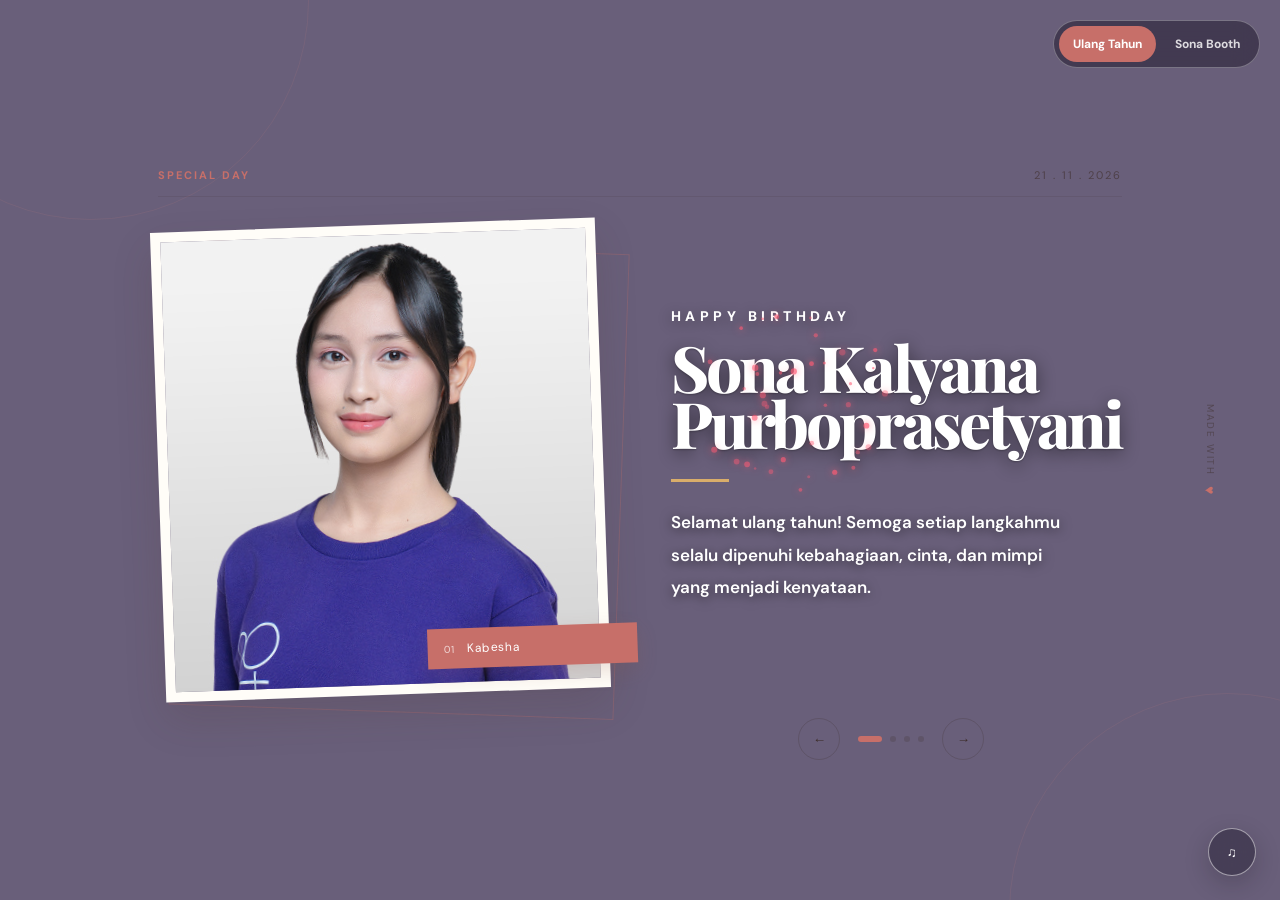
<file: index.html>
<!doctype html>
<html lang="id">
  <head>
    <meta charset="UTF-8" />
    <meta name="viewport" content="width=device-width, initial-scale=1.0" />
    <title>Surprise</title>
    <link rel="icon" type="image/png" href="logo.png" />
    <link rel="stylesheet" href="style.css" />
  </head>
  <body>
    <section
      id="countdownScreen"
      class="countdown-screen"
      aria-label="Hitung mundur ulang tahun"
    >
      <div class="countdown-glow"></div>
      <div class="countdown-content">
        <p class="countdown-eyebrow">Wait until done</p>
        <h2>1 Desember 2026</h2>
        <div class="countdown-grid" aria-live="polite">
          <div class="countdown-item">
            <strong id="countdownDays">00</strong>
            <span>Hari</span>
          </div>
          <div class="countdown-item">
            <strong id="countdownHours">00</strong>
            <span>Jam</span>
          </div>
          <div class="countdown-item">
            <strong id="countdownMinutes">00</strong>
            <span>Menit</span>
          </div>
          <div class="countdown-item">
            <strong id="countdownSeconds">00</strong>
            <span>Detik</span>
          </div>
        </div>
        <p class="countdown-note">Sebuah kejutan kecil sedang menunggu...</p>
      </div>
    </section>

    <nav class="view-switcher" aria-label="Pilih halaman">
      <button
        id="birthdayViewButton"
        class="view-switch-button active"
        type="button"
        aria-pressed="true"
      >
        Ulang Tahun
      </button>
      <button
        id="boothViewButton"
        class="view-switch-button"
        type="button"
        aria-pressed="false"
        hidden
      >
        Sona Booth
      </button>
    </nav>

    <video
      id="backgroundVideo"
      class="background-video"
      autoplay
      muted
      loop
      playsinline
      aria-hidden="true"
      preload="auto"
    ></video>
    <video
      id="backgroundVideoNext"
      class="background-video background-video-next"
      muted
      loop
      playsinline
      aria-hidden="true"
      preload="auto"
    ></video>
    <div class="video-overlay" aria-hidden="true"></div>
    <canvas id="confetti" aria-hidden="true"></canvas>

    <main class="scene">
      <section class="birthday-card" aria-label="Kartu ulang tahun">
        <div class="topbar">
          <span class="tiny-label">SPECIAL DAY</span>
          <span id="dateLabel" class="date"></span>
        </div>

        <div class="photo-stage" id="photoStage">
          <img
            id="mainPhoto"
            class="main-photo"
            alt="Foto kenangan ulang tahun"
          />
          <div class="polaroid-shadow"></div>
          <div class="photo-caption">
            <span id="photoNumber">01</span>
            <span id="photoCaption">Kenangan indah</span>
          </div>
        </div>

        <div class="message">
          <p class="eyebrow">HAPPY BIRTHDAY</p>
          <h1 id="birthdayName">Sona Kalyana Purboprasetyani</h1>
          <p id="birthdayMessage">
            Semoga hari ini membawa senyuman, cinta, dan semua hal baik yang
            pantas untukmu.
          </p>
        </div>

        <div class="controls">
          <button
            id="prevButton"
            class="round-button"
            type="button"
            aria-label="Foto sebelumnya"
          >
            &#8592;
          </button>
          <div id="dots" class="dots" aria-label="Pemilih foto"></div>
          <button
            id="nextButton"
            class="round-button"
            type="button"
            aria-label="Foto berikutnya"
          >
            &#8594;
          </button>
        </div>
      </section>

      <div class="side-copy">
        <p>Made with</p>
        <span>&#9829;</span>
      </div>
    </main>

    <section id="boothView" class="booth-view" aria-label="Sona Booth" hidden>
      <iframe
        class="booth-frame"
        src="sona-booth.html?v=7"
        title="Sona Booth photobooth"
        allow="camera"
      ></iframe>
    </section>

    <div id="youtubePlayer" class="youtube-player" aria-hidden="true"></div>
    <div
      id="countdownYoutubePlayer"
      class="youtube-player"
      aria-hidden="true"
    ></div>
    <button
      id="musicToggle"
      class="music-toggle"
      type="button"
      aria-label="Putar musik"
      title="Putar musik"
    >
      <span id="musicIcon">&#9835;</span>
    </button>
    <div id="nowPlaying" class="now-playing" role="status" aria-live="polite">
      <div class="now-playing-icon">&#9835;</div>
      <div class="now-playing-copy">
        <span>SEKARANG DIPUTAR</span>
        <strong id="nowPlayingTitle">Memuat audio...</strong>
      </div>
    </div>

    <script src="script.js?v=3"></script>
  </body>
</html>
</file>
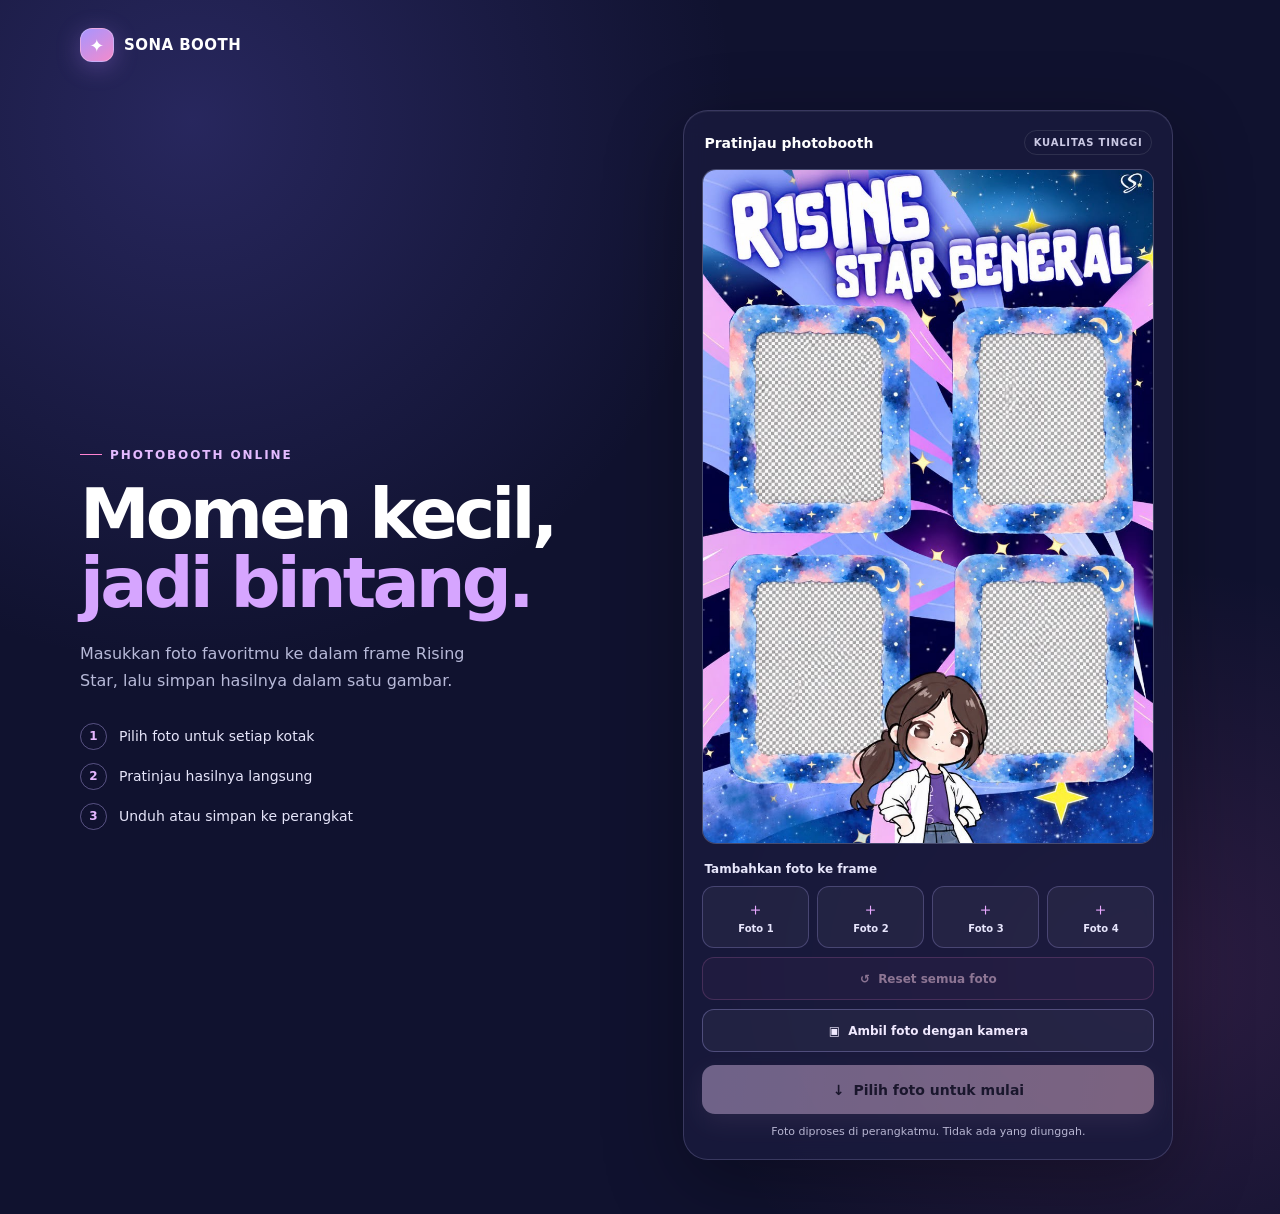
<file: sona-booth.html>
<!doctype html>
<html lang="id">
<head>
  <meta charset="utf-8">
  <meta name="viewport" content="width=device-width, initial-scale=1">
  <meta name="theme-color" content="#10122f">
  <title>Sona Booth — Photobooth Online</title>
  <script>
    if (window.self !== window.top) {
      document.documentElement.classList.add("is-embedded");
    }
  </script>
  <style>
    :root {
      color-scheme: dark;
      font-family: Inter, ui-sans-serif, system-ui, -apple-system, BlinkMacSystemFont, "Segoe UI", sans-serif;
      background: #10122f;
      color: #fff;
      font-synthesis: none;
      text-rendering: optimizeLegibility;
      --muted: #b7b9d8;
      --pink: #ff83d2;
      --blue: #a9a7ff;
    }

    :root.is-embedded,
    :root.is-embedded body {
      background: transparent;
    }

    :root.is-embedded {
      color-scheme: normal;
    }

    * { box-sizing: border-box; }

    body {
      min-width: 320px;
      min-height: 100vh;
      margin: 0;
      background:
        radial-gradient(ellipse at 15% 10%, rgba(103, 95, 220, .27), transparent 34rem),
        radial-gradient(ellipse at 90% 80%, rgba(242, 101, 193, .13), transparent 30rem),
        #10122f;
    }

    button { font: inherit; }

    .page {
      width: min(1120px, calc(100% - 40px));
      margin: 0 auto;
      padding: 28px 0 54px;
    }

    .topbar {
      display: flex;
      align-items: center;
      gap: 10px;
      margin-bottom: 48px;
      color: #fff;
      font-size: 15px;
      font-weight: 750;
      letter-spacing: .03em;
    }

    .brand-mark {
      display: grid;
      width: 34px;
      height: 34px;
      place-items: center;
      border: 1px solid rgba(255,255,255,.25);
      border-radius: 12px;
      background: linear-gradient(145deg, #a795ff, #f38bcc);
      box-shadow: 0 5px 24px rgba(184, 132, 255, .3);
      font-size: 18px;
    }

    .layout {
      display: grid;
      grid-template-columns: minmax(0, .9fr) minmax(360px, 1fr);
      align-items: center;
      gap: clamp(36px, 7vw, 88px);
    }

    .intro { padding: 10px 0; }

    .eyebrow {
      display: inline-flex;
      align-items: center;
      gap: 8px;
      margin: 0 0 18px;
      color: #e4bbff;
      font-size: 12px;
      font-weight: 800;
      letter-spacing: .16em;
      text-transform: uppercase;
    }

    .eyebrow::before {
      width: 22px;
      height: 1px;
      background: var(--pink);
      content: "";
    }

    h1 {
      max-width: 500px;
      margin: 0;
      font-size: clamp(42px, 6vw, 70px);
      line-height: .99;
      letter-spacing: -.055em;
    }

    h1 span {
      display: block;
      color: #d6a5ff;
    }

    .description {
      max-width: 420px;
      margin: 22px 0 28px;
      color: var(--muted);
      font-size: 16px;
      line-height: 1.7;
    }

    .steps {
      display: grid;
      gap: 13px;
      margin: 0;
      padding: 0;
      color: #e6e5fa;
      list-style: none;
    }

    .steps li {
      display: flex;
      align-items: center;
      gap: 12px;
      font-size: 14px;
    }

    .step-number {
      display: grid;
      flex: 0 0 27px;
      width: 27px;
      height: 27px;
      place-items: center;
      border: 1px solid rgba(196, 177, 255, .4);
      border-radius: 50%;
      color: #e5b7ff;
      font-size: 12px;
      font-weight: 750;
    }

    .booth {
      width: min(100%, 490px);
      justify-self: center;
      padding: 18px;
      border: 1px solid rgba(205, 198, 255, .19);
      border-radius: 25px;
      background: rgba(26, 27, 62, .8);
      box-shadow: 0 24px 80px rgba(0, 0, 0, .32), inset 0 1px rgba(255,255,255,.06);
      backdrop-filter: blur(14px);
    }

    .preview-heading {
      display: flex;
      align-items: center;
      justify-content: space-between;
      gap: 12px;
      margin: 1px 2px 14px;
    }

    .preview-heading strong { font-size: 14px; }

    .quality-pill {
      padding: 6px 9px;
      border: 1px solid rgba(255,255,255,.1);
      border-radius: 999px;
      color: #cac9e4;
      font-size: 10px;
      font-weight: 700;
      letter-spacing: .08em;
    }

    .canvas-wrap {
      overflow: hidden;
      width: 100%;
      border: 1px solid rgba(255,255,255,.18);
      border-radius: 14px;
      background: #20234f;
      line-height: 0;
    }

    canvas {
      display: block;
      width: 100%;
      height: auto;
    }

    .upload-title {
      margin: 18px 2px 10px;
      color: #e7e6fb;
      font-size: 12px;
      font-weight: 700;
    }

    .slots {
      display: grid;
      grid-template-columns: repeat(4, minmax(0, 1fr));
      gap: 8px;
    }

    .slot-button {
      min-height: 62px;
      padding: 8px 4px;
      border: 1px solid rgba(187, 176, 255, .25);
      border-radius: 12px;
      background: rgba(255,255,255,.045);
      color: #e7e5fc;
      cursor: pointer;
      transition: background .16s ease, border-color .16s ease, transform .16s ease;
    }

    .slot-button:hover {
      transform: translateY(-1px);
      border-color: rgba(255, 131, 210, .75);
      background: rgba(255, 131, 210, .1);
    }

    .slot-button:focus-visible, .save-button:focus-visible {
      outline: 3px solid #ffb8e4;
      outline-offset: 3px;
    }

    .slot-icon {
      display: block;
      margin-bottom: 5px;
      color: #e8a9ff;
      font-size: 17px;
      line-height: 1;
    }

    .slot-label {
      display: block;
      overflow: hidden;
      font-size: 10px;
      font-weight: 700;
      text-overflow: ellipsis;
      white-space: nowrap;
    }

    .slot-button.has-photo {
      border-color: rgba(134, 233, 202, .5);
      color: #b6f0dc;
    }

    .slot-button.has-photo .slot-icon { color: #8de2c2; }

    .file-input {
      position: absolute;
      overflow: hidden;
      width: 1px;
      height: 1px;
      clip: rect(0, 0, 0, 0);
      white-space: nowrap;
      clip-path: inset(50%);
    }

    .camera-button, .camera-secondary, .camera-capture, .reset-button {
      display: flex;
      align-items: center;
      justify-content: center;
      gap: 8px;
      border: 1px solid rgba(187, 176, 255, .3);
      border-radius: 12px;
      background: rgba(255,255,255,.045);
      color: #f0e9ff;
      cursor: pointer;
      font: inherit;
      font-weight: 750;
    }

    .camera-button, .reset-button {
      width: 100%;
      min-height: 43px;
      margin-top: 9px;
      font-size: 12px;
    }

    .camera-button:hover, .camera-secondary:hover { background: rgba(255,255,255,.1); }

    .reset-button {
      border-color: rgba(255, 131, 210, .35);
      background: rgba(255, 131, 210, .07);
      color: #ffd0ea;
    }

    .reset-button:not(:disabled):hover { background: rgba(255, 131, 210, .15); }

    .reset-button:disabled { cursor: not-allowed; opacity: .5; }

    .camera-button:focus-visible, .camera-secondary:focus-visible, .camera-capture:focus-visible,
    .reset-button:focus-visible,
    .camera-close:focus-visible, .camera-target:focus-visible {
      outline: 3px solid #ffb8e4;
      outline-offset: 3px;
    }

    .camera-dialog {
      width: min(460px, calc(100% - 28px));
      max-width: none;
      max-height: calc(100% - 28px);
      padding: 0;
      overflow: auto;
      border: 1px solid rgba(205, 198, 255, .24);
      border-radius: 20px;
      background: #1a1b3e;
      color: #fff;
      box-shadow: 0 24px 80px rgba(0,0,0,.55);
    }

    .camera-dialog::backdrop { background: rgba(7, 8, 25, .78); }

    .camera-content { padding: 18px; }

    .camera-header {
      display: flex;
      align-items: center;
      justify-content: space-between;
      gap: 12px;
      margin-bottom: 14px;
    }

    .camera-header strong { font-size: 15px; }

    .camera-close {
      width: 34px;
      height: 34px;
      border: 1px solid rgba(255,255,255,.16);
      border-radius: 10px;
      background: rgba(255,255,255,.06);
      color: white;
      cursor: pointer;
      font-size: 18px;
    }

    .camera-label {
      display: block;
      margin: 0 0 7px;
      color: #deddf5;
      font-size: 12px;
      font-weight: 700;
    }

    .camera-target {
      width: 100%;
      min-height: 40px;
      margin-bottom: 12px;
      padding: 0 10px;
      border: 1px solid rgba(187, 176, 255, .3);
      border-radius: 10px;
      background: #25264e;
      color: #fff;
      font: inherit;
      font-size: 13px;
    }

    .camera-video {
      display: block;
      width: 100%;
      max-height: 55vh;
      aspect-ratio: 4 / 3;
      border-radius: 13px;
      background: #090a1c;
      object-fit: cover;
    }

    .captured-preview {
      display: grid;
      grid-template-columns: 88px 1fr;
      align-items: center;
      gap: 10px;
      margin: 10px 0;
      padding: 8px;
      border-radius: 12px;
      background: rgba(255, 255, 255, .08);
    }

    .captured-preview img {
      display: block;
      width: 88px;
      aspect-ratio: 4 / 3;
      border-radius: 8px;
      object-fit: cover;
    }

    .captured-preview p {
      margin: 0;
      color: #e8defa;
      font-size: 12px;
      font-weight: 700;
    }

    .camera-message {
      min-height: 18px;
      margin: 10px 0;
      color: #c5c3e1;
      font-size: 12px;
      line-height: 1.5;
    }

    .camera-message.error { color: #ffadbd; }

    .camera-actions { display: grid; grid-template-columns: 1fr 1.3fr; gap: 9px; }

    .camera-secondary, .camera-capture { min-height: 44px; font-size: 12px; }

    #switch-camera { grid-column: 1 / -1; }

    [hidden] { display: none !important; }

    .camera-capture {
      border: 0;
      background: linear-gradient(100deg, #cb8aff, #fa85cb);
      color: #241138;
    }

    .camera-secondary:disabled, .camera-capture:disabled { cursor: not-allowed; opacity: .5; }

    .save-button {
      display: flex;
      width: 100%;
      min-height: 49px;
      align-items: center;
      justify-content: center;
      gap: 9px;
      margin-top: 13px;
      border: 0;
      border-radius: 13px;
      background: linear-gradient(100deg, #cb8aff, #fa85cb);
      color: #241138;
      cursor: pointer;
      font-size: 14px;
      font-weight: 850;
      box-shadow: 0 8px 25px rgba(214, 113, 211, .2);
      transition: filter .16s ease, transform .16s ease;
    }

    .save-button:not(:disabled):hover {
      transform: translateY(-1px);
      filter: brightness(1.08);
    }

    .save-button:disabled {
      cursor: not-allowed;
      filter: saturate(.35);
      opacity: .58;
    }

    .hint {
      min-height: 16px;
      margin: 10px 2px 0;
      color: #b7b6d2;
      font-size: 11px;
      line-height: 1.5;
      text-align: center;
    }

    .hint.error { color: #ffadbd; }

    @media (max-width: 760px) {
      .page { width: min(100% - 32px, 540px); padding-top: 18px; }
      .topbar { margin-bottom: 28px; }
      .layout { grid-template-columns: 1fr; gap: 26px; }
      .intro { padding: 0; }
      h1 { font-size: clamp(39px, 11vw, 58px); }
      .description { margin: 14px 0 18px; font-size: 14px; }
      .steps { grid-template-columns: 1fr; gap: 9px; }
      .booth { width: min(100%, 450px); padding: 14px; }
    }

    @media (max-width: 380px) {
      .slots { gap: 5px; }
      .slot-button { min-height: 58px; }
      .slot-label { font-size: 9px; }
    }
  </style>
</head>
<body>
  <main class="page">
    <header class="topbar">
      <span class="brand-mark" aria-hidden="true">✦</span>
      <span>SONA BOOTH</span>
    </header>

    <div class="layout">
      <section class="intro" aria-labelledby="page-title">
        <p class="eyebrow">Photobooth online</p>
        <h1 id="page-title">Momen kecil,<span>jadi bintang.</span></h1>
        <p class="description">Masukkan foto favoritmu ke dalam frame Rising Star, lalu simpan hasilnya dalam satu gambar.</p>
        <ol class="steps">
          <li><span class="step-number">1</span>Pilih foto untuk setiap kotak</li>
          <li><span class="step-number">2</span>Pratinjau hasilnya langsung</li>
          <li><span class="step-number">3</span>Unduh atau simpan ke perangkat</li>
        </ol>
      </section>

      <section class="booth" aria-label="Editor photobooth">
        <div class="preview-heading">
          <strong>Pratinjau photobooth</strong>
          <span class="quality-pill">KUALITAS TINGGI</span>
        </div>
        <div class="canvas-wrap">
          <canvas id="preview" aria-label="Pratinjau frame dengan foto pilihan"></canvas>
        </div>
        <p class="upload-title">Tambahkan foto ke frame</p>
        <div class="slots" id="slots"></div>
        <button class="reset-button" id="reset-photos" type="button" disabled>
          <span aria-hidden="true">↺</span> Reset semua foto
        </button>
        <button class="camera-button" id="open-camera" type="button">
          <span aria-hidden="true">▣</span> Ambil foto dengan kamera
        </button>
        <button class="save-button" id="save" type="button" disabled>
          <span aria-hidden="true">↓</span>
          <span id="save-label">Pilih foto untuk mulai</span>
        </button>
        <p class="hint" id="hint" role="status">Foto diproses di perangkatmu. Tidak ada yang diunggah.</p>
      </section>
    </div>
  </main>

  <dialog class="camera-dialog" id="camera-dialog" aria-labelledby="camera-title">
    <div class="camera-content">
      <div class="camera-header">
        <strong id="camera-title">Ambil foto</strong>
        <button class="camera-close" id="close-camera" type="button" aria-label="Tutup kamera">×</button>
      </div>
      <label class="camera-label" for="camera-target">Simpan foto ke</label>
      <select class="camera-target" id="camera-target">
        <option value="0">Foto 1</option>
        <option value="1">Foto 2</option>
        <option value="2">Foto 3</option>
        <option value="3">Foto 4</option>
      </select>
      <label class="camera-label" for="camera-device">Perangkat kamera</label>
      <select class="camera-target" id="camera-device" aria-label="Pilih perangkat kamera"></select>
      <video class="camera-video" id="camera-video" autoplay playsinline muted></video>
      <div class="captured-preview" id="captured-preview" hidden>
        <img id="captured-photo-preview" alt="Pratinjau foto yang baru diambil">
        <p id="captured-preview-label"></p>
      </div>
      <p class="camera-message" id="camera-message" role="status">Izinkan akses kamera untuk memulai. Jika pratinjau hitam, periksa izin kamera Windows dan browser.</p>
      <div class="camera-actions">
        <button class="camera-secondary" id="switch-camera" type="button">Ganti kamera</button>
        <button class="camera-capture" id="capture-photo" type="button" disabled>Ambil foto</button>
        <button class="camera-secondary" id="accept-photo" type="button" hidden>Gunakan foto</button>
      </div>
    </div>
  </dialog>

  <script>
    const frame = new Image();
    frame.src = "./star-booth.png";

    const canvas = document.getElementById("preview");
    const context = canvas.getContext("2d");
    const slotsElement = document.getElementById("slots");
    const resetPhotosButton = document.getElementById("reset-photos");
    const saveButton = document.getElementById("save");
    const saveLabel = document.getElementById("save-label");
    const hint = document.getElementById("hint");
    const cameraDialog = document.getElementById("camera-dialog");
    const cameraVideo = document.getElementById("camera-video");
    const capturedPreview = document.getElementById("captured-preview");
    const capturedPhotoPreview = document.getElementById("captured-photo-preview");
    const capturedPreviewLabel = document.getElementById("captured-preview-label");
    const cameraMessage = document.getElementById("camera-message");
    const cameraTarget = document.getElementById("camera-target");
    const cameraDevice = document.getElementById("camera-device");
    const captureButton = document.getElementById("capture-photo");
    const switchCameraButton = document.getElementById("switch-camera");
    const acceptPhotoButton = document.getElementById("accept-photo");
    const photos = [null, null, null, null];
    let exportVersion = 0;
    let exportUrl = null;
    const slotLabels = ["Foto 1", "Foto 2", "Foto 3", "Foto 4"];
    let cameraStream = null;
    let facingMode = "user";
    let lastCameraTarget = null;
    let capturedPreviewUrl = null;
    let cameraDevices = [];
    let selectedCameraId = "";
    const slotAreas = [
      { x: 99, y: 310, width: 253, height: 340, radius: 25 },
      { x: 528, y: 310, width: 244, height: 340, radius: 25 },
      { x: 99, y: 786, width: 253, height: 343, radius: 25 },
      { x: 528, y: 786, width: 244, height: 321, radius: 25 }
    ];

    function setHint(message, isError) {
      hint.textContent = message;
      hint.classList.toggle("error", Boolean(isError));
    }

    function setCameraMessage(message, isError) {
      cameraMessage.textContent = message;
      cameraMessage.classList.toggle("error", Boolean(isError));
    }

    function updatePhotoSlot(index) {
      const button = slotsElement.querySelectorAll(".slot-button")[index];
      button.classList.add("has-photo");
      button.querySelector(".slot-icon").textContent = "✓";
      button.querySelector(".slot-label").textContent = slotLabels[index] + " siap";
      button.setAttribute("aria-label", `Ganti ${slotLabels[index]}`);
    }

    function stopCamera() {
      if (cameraStream) {
        cameraStream.getTracks().forEach(track => track.stop());
        cameraStream = null;
      }
      cameraVideo.srcObject = null;
      captureButton.disabled = true;
      switchCameraButton.disabled = false;
    }

    async function updateCameraDevices(activeDeviceId) {
      try {
        cameraDevices = (await navigator.mediaDevices.enumerateDevices())
          .filter(device => device.kind === "videoinput");
        cameraDevice.replaceChildren();

        cameraDevices.forEach((device, index) => {
          const option = document.createElement("option");
          option.value = device.deviceId;
          option.textContent = device.label || `Kamera ${index + 1}`;
          cameraDevice.append(option);
        });

        if (!cameraDevices.length) {
          cameraDevice.hidden = true;
          selectedCameraId = "";
          return true;
        }

        cameraDevice.hidden = false;
        const preferredDeviceId = cameraDevices.some(device => device.deviceId === activeDeviceId)
          ? activeDeviceId
          : selectedCameraId;
        const preferredDeviceAvailable = cameraDevices.some(device => device.deviceId === preferredDeviceId);
        cameraDevice.value = preferredDeviceAvailable ? preferredDeviceId : cameraDevices[0].deviceId;
        selectedCameraId = cameraDevice.value;
        return true;
      } catch (error) {
        cameraDevices = [];
        cameraDevice.replaceChildren();
        cameraDevice.hidden = true;
        selectedCameraId = "";
        return false;
      }
    }

    async function waitForVideoPlayback() {
      let timeoutId;
      try {
        const playback = cameraVideo.play();
        await Promise.race([
          playback,
          new Promise((resolve, reject) => {
            timeoutId = window.setTimeout(() => {
              const error = new Error("Kamera tidak mengirimkan video.");
              error.name = "CameraPreviewError";
              reject(error);
            }, 8000);
          })
        ]);
      } finally {
        window.clearTimeout(timeoutId);
      }

      if (!cameraVideo.videoWidth || !cameraVideo.videoHeight) {
        const error = new Error("Pratinjau kamera tidak memiliki ukuran video.");
        error.name = "CameraPreviewError";
        throw error;
      }
    }

    async function startCamera() {
      if (!navigator.mediaDevices || !navigator.mediaDevices.getUserMedia) {
        setCameraMessage("Kamera perlu browser modern dan situs HTTPS (atau localhost). Buka situs melalui koneksi aman.", true);
        return;
      }

      stopCamera();
      captureButton.disabled = true;
      switchCameraButton.disabled = true;
      setCameraMessage("Meminta izin kamera...", false);

      try {
        const videoConstraints = selectedCameraId
          ? { deviceId: { exact: selectedCameraId } }
          : { facingMode: { ideal: facingMode } };
        const stream = await navigator.mediaDevices.getUserMedia({
          video: videoConstraints,
          audio: false
        });
        if (!cameraDialog.open) {
          stream.getTracks().forEach(track => track.stop());
          return;
        }
        cameraStream = stream;
        const videoTrack = stream.getVideoTracks()[0];
        const settings = videoTrack && videoTrack.getSettings ? videoTrack.getSettings() : {};
        const deviceListLoaded = await updateCameraDevices(settings.deviceId || "");
        cameraVideo.srcObject = stream;
        await waitForVideoPlayback();
        captureButton.disabled = false;
        const message = deviceListLoaded
          ? "Kamera aktif. Jika pratinjau hitam, pilih kamera lain atau izinkan akses kamera di Windows dan browser."
          : "Kamera aktif, tetapi daftar perangkat tidak dapat dimuat. Periksa izin kamera Windows dan browser jika pratinjau hitam.";
        setCameraMessage(message, false);
      } catch (error) {
        const message = error.name === "NotAllowedError" || error.name === "PermissionDeniedError"
          ? "Izin kamera ditolak. Izinkan kamera di pengaturan browser lalu coba lagi."
          : error.name === "NotFoundError"
            ? "Kamera tidak ditemukan di perangkat ini."
            : error.name === "NotReadableError"
              ? "Kamera sedang digunakan aplikasi lain atau diblokir Windows. Tutup aplikasi kamera lain lalu coba lagi."
              : error.name === "CameraPreviewError"
                ? (cameraDevices.length > 1
                  ? "Kamera terhubung tetapi tidak mengirim gambar. Pilih perangkat kamera lain, periksa penutup kamera, dan izin Windows/browser."
                  : "Kamera terhubung tetapi tidak mengirim gambar. Periksa penutup kamera, izin Windows/browser, atau aplikasi lain yang memakai kamera.")
            : "Kamera tidak dapat dibuka. Pastikan situs memakai HTTPS dan coba lagi.";
        stopCamera();
        setCameraMessage(message, true);
      } finally {
        switchCameraButton.disabled = false;
      }
    }

    async function capturePhoto() {
      if (!cameraStream || !cameraVideo.videoWidth) return;
      captureButton.disabled = true;
      setCameraMessage("Menyiapkan foto...", false);

      try {
        const captureCanvas = document.createElement("canvas");
        captureCanvas.width = cameraVideo.videoWidth;
        captureCanvas.height = cameraVideo.videoHeight;
        captureCanvas.getContext("2d").drawImage(cameraVideo, 0, 0);
        const blob = await new Promise((resolve, reject) => {
          captureCanvas.toBlob(result => result ? resolve(result) : reject(new Error("Gagal mengambil foto.")), "image/jpeg", .92);
        });
        const photo = new Image();
        const photoUrl = URL.createObjectURL(blob);
        photo.onload = () => {
          const index = Number(cameraTarget.value);
          photos[index] = photo;
          updatePhotoSlot(index);
          render();
          URL.revokeObjectURL(photoUrl);
          if (capturedPreviewUrl) URL.revokeObjectURL(capturedPreviewUrl);
          capturedPreviewUrl = URL.createObjectURL(blob);
          capturedPhotoPreview.src = capturedPreviewUrl;
          capturedPreviewLabel.textContent = `Pratinjau ${slotLabels[index]} tersimpan`;
          capturedPreview.hidden = false;
          setHint("Foto diproses di perangkatmu. Tidak ada yang diunggah.", false);
          captureButton.disabled = false;
          const firstEmptySlot = photos.findIndex(item => !item);
          acceptPhotoButton.hidden = firstEmptySlot !== -1;
          const nextIndex = firstEmptySlot === -1 ? (index + 1) % photos.length : firstEmptySlot;
          lastCameraTarget = nextIndex;
          cameraTarget.value = String(nextIndex);
          captureButton.textContent = photos[nextIndex] ? "Ambil ulang" : "Ambil foto";
          const nextMessage = firstEmptySlot === -1
            ? `${slotLabels[index]} tersimpan. Semua kotak sudah terisi; pilih kotak untuk mengambil ulang.`
            : `${slotLabels[index]} tersimpan. Kamera tetap terbuka; selanjutnya ${slotLabels[nextIndex]} dipilih otomatis.`;
          setCameraMessage(nextMessage, false);
        };
        photo.onerror = () => {
          URL.revokeObjectURL(photoUrl);
          setCameraMessage("Foto tidak dapat diproses. Coba ambil ulang.", true);
          captureButton.disabled = false;
        };
        photo.src = photoUrl;
      } catch (error) {
        setCameraMessage("Gagal mengambil foto. Periksa kamera lalu coba lagi.", true);
        captureButton.disabled = false;
      }
    }

    function roundedRectPath(x, y, width, height, radius) {
      const r = Math.min(radius, width / 2, height / 2);
      context.beginPath();
      context.moveTo(x + r, y);
      context.lineTo(x + width - r, y);
      context.quadraticCurveTo(x + width, y, x + width, y + r);
      context.lineTo(x + width, y + height - r);
      context.quadraticCurveTo(x + width, y + height, x + width - r, y + height);
      context.lineTo(x + r, y + height);
      context.quadraticCurveTo(x, y + height, x, y + height - r);
      context.lineTo(x, y + r);
      context.quadraticCurveTo(x, y, x + r, y);
      context.closePath();
    }

    function drawPhoto(photo, area) {
      context.save();
      roundedRectPath(area.x, area.y, area.width, area.height, area.radius);
      context.clip();

      const scale = Math.max(area.width / photo.width, area.height / photo.height);
      const width = photo.width * scale;
      const height = photo.height * scale;
      context.drawImage(
        photo,
        area.x + (area.width - width) / 2,
        area.y + (area.height - height) / 2,
        width,
        height
      );
      context.restore();
    }

    function render() {
      if (!frame.complete || !frame.naturalWidth) return;
      canvas.width = frame.naturalWidth;
      canvas.height = frame.naturalHeight;

      context.drawImage(frame, 0, 0);
      photos.forEach((photo, index) => {
        if (photo) drawPhoto(photo, slotAreas[index]);
      });

      const hasPhoto = photos.some(Boolean);
      resetPhotosButton.disabled = !hasPhoto;
      const version = ++exportVersion;
      if (exportUrl) {
        URL.revokeObjectURL(exportUrl);
        exportUrl = null;
      }

      saveButton.disabled = true;
      saveLabel.textContent = hasPhoto ? "Menyiapkan gambar..." : "Pilih foto untuk mulai";
      if (!hasPhoto) return;

      setHint("Menyiapkan gambar...", false);
      canvas.toBlob((blob) => {
        if (version !== exportVersion) return;
        if (!blob) {
          setHint("Gagal menyiapkan gambar. Coba pilih foto lagi.", true);
          saveLabel.textContent = "Gagal menyiapkan gambar";
          return;
        }

        exportUrl = URL.createObjectURL(blob);
        saveButton.disabled = false;
        saveLabel.textContent = "Simpan hasil photobooth";
        setHint("Foto diproses di perangkatmu. Tidak ada yang diunggah.", false);
      }, "image/png");
    }

    function addSlot(index) {
      const input = document.createElement("input");
      input.className = "file-input";
      input.type = "file";
      input.accept = "image/*";
      input.setAttribute("aria-label", `Pilih ${slotLabels[index]}`);

      const button = document.createElement("button");
      button.className = "slot-button";
      button.type = "button";
      button.innerHTML = `<span class="slot-icon" aria-hidden="true">＋</span><span class="slot-label">${slotLabels[index]}</span>`;
      button.setAttribute("aria-label", `Tambah ${slotLabels[index]}`);
      button.addEventListener("click", () => input.click());
      input.addEventListener("change", () => {
        const file = input.files && input.files[0];
        if (!file) return;
        if (!file.type.startsWith("image/")) {
          setHint("Pilih file gambar seperti JPG, PNG, atau HEIC.", true);
          input.value = "";
          return;
        }

        const photo = new Image();
        photo.onload = () => {
          photos[index] = photo;
          updatePhotoSlot(index);
          setHint("Foto diproses di perangkatmu. Tidak ada yang diunggah.", false);
          render();
          URL.revokeObjectURL(photo.src);
        };
        photo.onerror = () => {
          setHint("Foto tidak dapat dibuka. Coba pilih gambar lain.", true);
          URL.revokeObjectURL(photo.src);
        };
        photo.src = URL.createObjectURL(file);
        input.value = "";
      });

      slotsElement.append(input, button);
    }

    slotLabels.forEach((_, index) => addSlot(index));

    resetPhotosButton.addEventListener("click", () => {
      photos.fill(null);
      slotsElement.querySelectorAll(".slot-button").forEach((button, index) => {
        button.classList.remove("has-photo");
        button.querySelector(".slot-icon").textContent = "＋";
        button.querySelector(".slot-label").textContent = slotLabels[index];
        button.setAttribute("aria-label", `Tambah ${slotLabels[index]}`);
      });
      render();
      setHint("Semua foto telah direset.", false);
    });

    document.getElementById("open-camera").addEventListener("click", () => {
      const firstEmptySlot = photos.findIndex(photo => !photo);
      const target = lastCameraTarget === null
        ? (firstEmptySlot === -1 ? 0 : firstEmptySlot)
        : lastCameraTarget;
      cameraTarget.value = String(target);
      captureButton.textContent = "Ambil foto";
      acceptPhotoButton.hidden = true;
      cameraDialog.showModal();
      startCamera();
    });
    document.getElementById("close-camera").addEventListener("click", () => cameraDialog.close());
    acceptPhotoButton.addEventListener("click", () => cameraDialog.close());
    cameraDialog.addEventListener("close", () => {
      stopCamera();
      capturedPreview.hidden = true;
      capturedPhotoPreview.removeAttribute("src");
      if (capturedPreviewUrl) {
        URL.revokeObjectURL(capturedPreviewUrl);
        capturedPreviewUrl = null;
      }
    });
    cameraTarget.addEventListener("change", () => {
      const index = Number(cameraTarget.value);
      lastCameraTarget = index;
      captureButton.textContent = photos[index] ? "Ambil ulang" : "Ambil foto";
    });
    cameraDevice.addEventListener("change", () => {
      selectedCameraId = cameraDevice.value;
      startCamera();
    });
    switchCameraButton.addEventListener("click", () => {
      if (cameraDevices.length > 1) {
        const currentIndex = cameraDevices.findIndex(device => device.deviceId === selectedCameraId);
        const nextDevice = cameraDevices[(currentIndex + 1 + cameraDevices.length) % cameraDevices.length];
        selectedCameraId = nextDevice.deviceId;
        cameraDevice.value = selectedCameraId;
      } else {
        selectedCameraId = "";
        facingMode = facingMode === "user" ? "environment" : "user";
      }
      startCamera();
    });
    captureButton.addEventListener("click", capturePhoto);

    frame.onload = () => {
      render();
      setHint("Foto diproses di perangkatmu. Tidak ada yang diunggah.", false);
    };
    frame.onerror = () => setHint("Frame tidak dapat dimuat. Muat ulang halaman untuk mencoba lagi.", true);

    saveButton.addEventListener("click", () => {
      if (!exportUrl || !photos.some(Boolean)) return;

      const link = document.createElement("a");
      link.href = exportUrl;
      link.download = "sona-booth.png";
      document.body.appendChild(link);
      link.click();
      link.remove();
      setHint("Unduhan dimulai. Cek folder Unduhan browser.", false);
    });
  </script>
</body>
</html>
</file>
<file: style.css>
@import url("https://fonts.googleapis.com/css2?family=DM+Sans:wght@400;500;700&family=Playfair+Display:ital,wght@0,700;1,700&display=swap");

:root {
  --ink: #3d2d2a;
  --cream: #f9f2e7;
  --pink: #e7aaa0;
  --rose: #c76f69;
  --gold: #d9ad6a;
}

* {
  box-sizing: border-box;
}

html,
body {
  margin: 0;
  width: 100%;
  height: 100%;
  overflow: hidden;
}

body {
  color: var(--ink);
  font-family: "DM Sans", sans-serif;
  background: #4a3f62;
}

.countdown-screen {
  position: fixed;
  inset: 0;
  z-index: 100;
  display: grid;
  place-items: center;
  overflow: hidden;
  color: #fff;
  background:
    radial-gradient(
      circle at 20% 20%,
      rgba(231, 170, 160, 0.38),
      transparent 28%
    ),
    radial-gradient(
      circle at 80% 75%,
      rgba(217, 173, 106, 0.28),
      transparent 28%
    ),
    linear-gradient(145deg, #2d1f3d 0%, #5d446f 48%, #8b657e 100%);
  transition:
    opacity 0.8s ease,
    visibility 0.8s ease,
    transform 0.8s ease;
}

.countdown-screen.hidden {
  opacity: 0;
  visibility: hidden;
  transform: scale(1.04);
  pointer-events: none;
}

.countdown-glow {
  position: absolute;
  width: 460px;
  height: 460px;
  border: 1px solid rgba(255, 255, 255, 0.13);
  border-radius: 50%;
  box-shadow:
    0 0 0 70px rgba(255, 255, 255, 0.025),
    0 0 0 140px rgba(255, 255, 255, 0.018);
  animation: countdownPulse 3s ease-in-out infinite;
}

.countdown-content {
  position: relative;
  z-index: 1;
  width: min(720px, calc(100vw - 40px));
  text-align: center;
}

.countdown-eyebrow {
  margin: 0 0 14px;
  font-size: 13px;
  font-weight: 700;
  letter-spacing: 0.38em;
  text-transform: uppercase;
  color: #ffd6cf;
}

.countdown-content h2 {
  margin: 0 0 34px;
  font-family: "Playfair Display", serif;
  font-size: clamp(42px, 7vw, 76px);
  line-height: 1;
  text-shadow: 0 8px 30px rgba(0, 0, 0, 0.32);
}

.countdown-grid {
  display: grid;
  grid-template-columns: repeat(4, 1fr);
  gap: 12px;
}

.countdown-item {
  min-height: 128px;
  display: grid;
  place-content: center;
  border: 1px solid rgba(255, 255, 255, 0.18);
  background: rgba(255, 255, 255, 0.08);
  backdrop-filter: blur(14px);
}

.countdown-item strong {
  font-family: "Playfair Display", serif;
  font-size: clamp(38px, 6vw, 66px);
  line-height: 1;
}

.countdown-item span {
  margin-top: 12px;
  font-size: 11px;
  font-weight: 700;
  letter-spacing: 0.18em;
  text-transform: uppercase;
  color: rgba(255, 255, 255, 0.72);
}

.countdown-note {
  margin: 26px 0 0;
  font-size: 14px;
  letter-spacing: 0.08em;
  color: rgba(255, 255, 255, 0.68);
}

@keyframes countdownPulse {
  0%,
  100% {
    transform: scale(0.96);
    opacity: 0.55;
  }
  50% {
    transform: scale(1.04);
    opacity: 1;
  }
}

.background-video {
  position: fixed;
  inset: 0;
  z-index: 0;
  width: 100%;
  height: 100%;
  object-fit: cover;
  filter: saturate(0.9) brightness(0.92);
  transition: opacity 1.1s ease;
  opacity: 0;
}

.background-video-next {
  pointer-events: none;
}

.background-video.is-active {
  opacity: 1;
}

.video-overlay {
  position: fixed;
  inset: 0;
  z-index: 1;
  background: rgba(249, 242, 231, 0.18);
  backdrop-filter: blur(0);
}

body::before,
body::after {
  content: "";
  position: fixed;
  width: 34vw;
  height: 34vw;
  max-width: 460px;
  max-height: 460px;
  border: 1px solid rgba(199, 111, 105, 0.12);
  border-radius: 50%;
  pointer-events: none;
}

body::before {
  top: -17vw;
  left: -10vw;
}

body::after {
  right: -13vw;
  bottom: -18vw;
}

#confetti {
  position: fixed;
  inset: 0;
  z-index: 10;
  width: 100%;
  height: 100%;
  pointer-events: none;
}

.scene {
  position: relative;
  z-index: 2;
  width: 100%;
  height: 100dvh;
  display: grid;
  place-items: center;
  padding: 24px 110px;
  overflow: hidden;
}

.view-switcher {
  position: fixed;
  top: 20px;
  right: 20px;
  z-index: 120;
  display: flex;
  gap: 5px;
  padding: 5px;
  border: 1px solid rgba(255, 255, 255, 0.3);
  border-radius: 999px;
  background: rgba(35, 28, 48, 0.55);
  backdrop-filter: blur(12px);
}

.view-switch-button {
  min-height: 36px;
  padding: 0 14px;
  border: 0;
  border-radius: 999px;
  color: rgba(255, 255, 255, 0.82);
  background: transparent;
  font: inherit;
  font-size: 12px;
  font-weight: 700;
  cursor: pointer;
  transition: background 0.2s ease, color 0.2s ease;
}

.view-switch-button:hover,
.view-switch-button.active {
  color: #fff;
  background: var(--rose);
}

.booth-view {
  position: fixed;
  inset: 0;
  z-index: 110;
  overflow: auto;
  background: transparent;
}

.booth-view[hidden] {
  display: none;
}

.booth-frame {
  display: block;
  width: 100%;
  height: 100dvh;
  border: 0;
  background: transparent;
}

.scene[hidden] {
  display: none;
}

.birthday-card {
  width: min(1060px, calc(100vw - 220px));
  height: min(650px, calc(100dvh - 48px));
  display: grid;
  grid-template-columns: 1.08fr 0.92fr;
  grid-template-rows: auto 1fr auto;
  column-gap: 58px;
  position: relative;
  padding: 28px 48px 34px;
  border: 0;
  background: transparent;
  box-shadow: none;
  backdrop-filter: none;
  animation: cardIn 1s cubic-bezier(0.2, 0.8, 0.2, 1) both;
}

.topbar {
  grid-column: 1 / -1;
  display: flex;
  justify-content: space-between;
  align-items: center;
  height: 44px;
  border-bottom: 1px solid rgba(61, 45, 42, 0.12);
  font-size: 11px;
  letter-spacing: 0.18em;
}

.tiny-label {
  color: var(--rose);
  font-weight: 700;
}

.date {
  color: rgba(61, 45, 42, 0.6);
}

.photo-stage {
  position: relative;
  align-self: center;
  width: 100%;
  max-width: 520px;
  height: 470px;
  margin: 28px 0 18px;
  transform: rotate(-2deg);
  animation: photoFloat 5s ease-in-out infinite;
}

.photo-stage::before {
  content: "";
  position: absolute;
  inset: 22px -18px -18px 18px;
  border: 1px solid rgba(199, 111, 105, 0.28);
  transform: rotate(4deg);
  z-index: -2;
}

.main-photo {
  width: 100%;
  height: 100%;
  display: block;
  object-fit: cover;
  border: 10px solid #fffdf8;
  box-shadow: 0 18px 40px rgba(72, 51, 43, 0.16);
  transition:
    opacity 0.35s ease,
    transform 0.45s ease;
}

.main-photo.switching {
  opacity: 0;
  transform: scale(0.96) rotate(1deg);
}

.photo-caption {
  position: absolute;
  right: -28px;
  bottom: 24px;
  display: flex;
  align-items: center;
  gap: 12px;
  min-width: 210px;
  padding: 12px 16px;
  color: #fff;
  background: var(--rose);
  box-shadow: 0 8px 20px rgba(136, 82, 74, 0.18);
  font-size: 12px;
  letter-spacing: 0.05em;
}

.photo-caption span:first-child {
  opacity: 0.72;
  font-size: 10px;
}

.message {
  align-self: center;
  padding: 20px 0 20px 10px;
}

.eyebrow {
  margin: 0 0 14px;
  color: #fff;
  font-size: 14px;
  font-weight: 800;
  letter-spacing: 0.32em;
  text-shadow: 0 3px 14px rgba(0, 0, 0, 0.45);
}

.message h1 {
  max-width: 520px;
  margin: 0 0 24px;
  font-family: "Playfair Display", serif;
  font-size: clamp(44px, 5vw, 72px);
  font-weight: 800;
  line-height: 0.88;
  letter-spacing: -0.05em;
  color: #fff;
  text-shadow:
    0 4px 18px rgba(0, 0, 0, 0.48),
    0 1px 2px rgba(0, 0, 0, 0.28);
}

.message h1::after {
  content: "";
  display: block;
  width: 58px;
  height: 3px;
  margin-top: 28px;
  background: var(--gold);
}

.message > p:last-child {
  max-width: 390px;
  margin: 0;
  color: #fff;
  font-size: 17px;
  font-weight: 600;
  line-height: 1.9;
  text-shadow: 0 2px 12px rgba(0, 0, 0, 0.58);
}

.controls {
  grid-column: 2;
  display: flex;
  align-items: center;
  justify-content: center;
  gap: 18px;
  height: 52px;
}

.round-button {
  width: 42px;
  height: 42px;
  border: 1px solid rgba(61, 45, 42, 0.22);
  border-radius: 50%;
  color: var(--ink);
  background: transparent;
  cursor: pointer;
  transition: 0.25s ease;
}

.round-button:hover {
  color: #fff;
  border-color: var(--rose);
  background: var(--rose);
  transform: translateY(-2px);
}

.dots {
  display: flex;
  align-items: center;
  gap: 8px;
}

.dot {
  width: 6px;
  height: 6px;
  border: 0;
  border-radius: 50%;
  padding: 0;
  background: rgba(61, 45, 42, 0.22);
  cursor: pointer;
  transition: 0.25s ease;
}

.dot.active {
  width: 24px;
  border-radius: 999px;
  background: var(--rose);
}

.side-copy {
  position: absolute;
  right: 24px;
  top: 50%;
  display: flex;
  align-items: center;
  gap: 10px;
  transform: translateY(-50%) rotate(90deg);
  color: rgba(61, 45, 42, 0.48);
  font-size: 10px;
  letter-spacing: 0.18em;
  text-transform: uppercase;
}

.side-copy span {
  color: var(--rose);
  font-size: 14px;
}

.youtube-player {
  position: fixed;
  left: -9999px;
  bottom: 0;
  width: 1px;
  height: 1px;
  opacity: 0;
  pointer-events: none;
}

.music-toggle {
  position: fixed;
  right: 24px;
  bottom: 24px;
  z-index: 20;
  width: 48px;
  height: 48px;
  border: 1px solid rgba(255, 255, 255, 0.5);
  border-radius: 50%;
  display: grid;
  place-items: center;
  color: #fff;
  background: rgba(35, 28, 48, 0.48);
  backdrop-filter: blur(10px);
  box-shadow: 0 8px 24px rgba(22, 16, 28, 0.22);
  cursor: pointer;
  transition: 0.25s ease;
}

.music-toggle:hover,
.music-toggle.playing {
  background: var(--rose);
  transform: translateY(-2px);
}

.music-toggle.playing #musicIcon {
  animation: musicPulse 1s ease-in-out infinite;
}

.now-playing {
  position: fixed;
  top: 20px;
  right: 20px;
  z-index: 30;
  min-width: 260px;
  max-width: 330px;
  display: flex;
  align-items: center;
  gap: 12px;
  padding: 12px 14px;
  border: 1px solid rgba(255, 255, 255, 0.16);
  border-radius: 14px;
  color: #fff;
  background: rgba(35, 28, 48, 0.62);
  backdrop-filter: blur(12px);
  box-shadow: 0 12px 28px rgba(22, 16, 28, 0.22);
  opacity: 0;
  transform: translateY(-12px);
  pointer-events: none;
  transition: 0.38s ease;
}

.now-playing.visible {
  opacity: 1;
  transform: translateY(0);
}

.now-playing-icon {
  width: 36px;
  height: 36px;
  flex: 0 0 36px;
  display: grid;
  place-items: center;
  border-radius: 50%;
  background: var(--rose);
  font-size: 15px;
}

.now-playing-copy {
  min-width: 0;
  display: grid;
  gap: 3px;
}

.now-playing-copy span {
  font-size: 8px;
  font-weight: 800;
  letter-spacing: 0.18em;
  color: rgba(255, 255, 255, 0.62);
}

.now-playing-copy strong {
  overflow: hidden;
  text-overflow: ellipsis;
  white-space: nowrap;
  font-size: 12px;
  letter-spacing: 0.02em;
}

@keyframes musicPulse {
  0%,
  100% {
    transform: scale(1);
  }
  50% {
    transform: scale(1.22);
  }
}

@keyframes cardIn {
  from {
    opacity: 0;
    transform: translateY(22px) scale(0.98);
  }
  to {
    opacity: 1;
    transform: translateY(0) scale(1);
  }
}

@keyframes photoFloat {
  0%,
  100% {
    transform: rotate(-2deg) translateY(0);
  }
  50% {
    transform: rotate(-1deg) translateY(-7px);
  }
}

@media (max-width: 900px) {
  .scene {
    padding: 20px;
  }
  .birthday-card {
    width: min(660px, calc(100vw - 40px));
    min-height: auto;
    grid-template-columns: 1fr;
    grid-template-rows: auto auto auto auto;
    padding: 20px 24px 26px;
  }
  .photo-stage {
    max-width: 520px;
    height: min(56vw, 430px);
    margin: 24px auto 12px;
  }
  .message {
    text-align: center;
    padding: 24px 10px 12px;
  }
  .message h1 {
    margin-inline: auto;
  }
  .message h1::after {
    margin-inline: auto;
  }
  .message > p:last-child {
    margin-inline: auto;
  }
  .controls {
    grid-column: 1;
  }
  .side-copy {
    display: none;
  }
}

@media (max-width: 520px) {
  .scene {
    height: 100dvh;
    place-items: start center;
    overflow-x: hidden;
    overflow-y: auto;
    padding: calc(env(safe-area-inset-top, 0px) + 76px) 10px
      calc(env(safe-area-inset-bottom, 0px) + 84px);
  }
  .birthday-card {
    width: calc(100vw - 20px);
    height: auto;
    padding: 14px 16px 20px;
  }
  .photo-stage {
    height: 340px;
    margin-bottom: 30px;
  }
  .main-photo {
    object-fit: contain;
    background: rgba(20, 18, 40, 0.36);
  }
  .photo-caption {
    right: 0;
    bottom: -14px;
    min-width: 0;
    max-width: calc(100% - 24px);
  }
  .message h1 {
    font-size: 48px;
  }
  .countdown-grid {
    gap: 6px;
  }
  .countdown-item {
    min-height: 92px;
  }
  .countdown-item strong {
    font-size: 34px;
  }
  .countdown-item span {
    font-size: 8px;
  }
}
</file>
